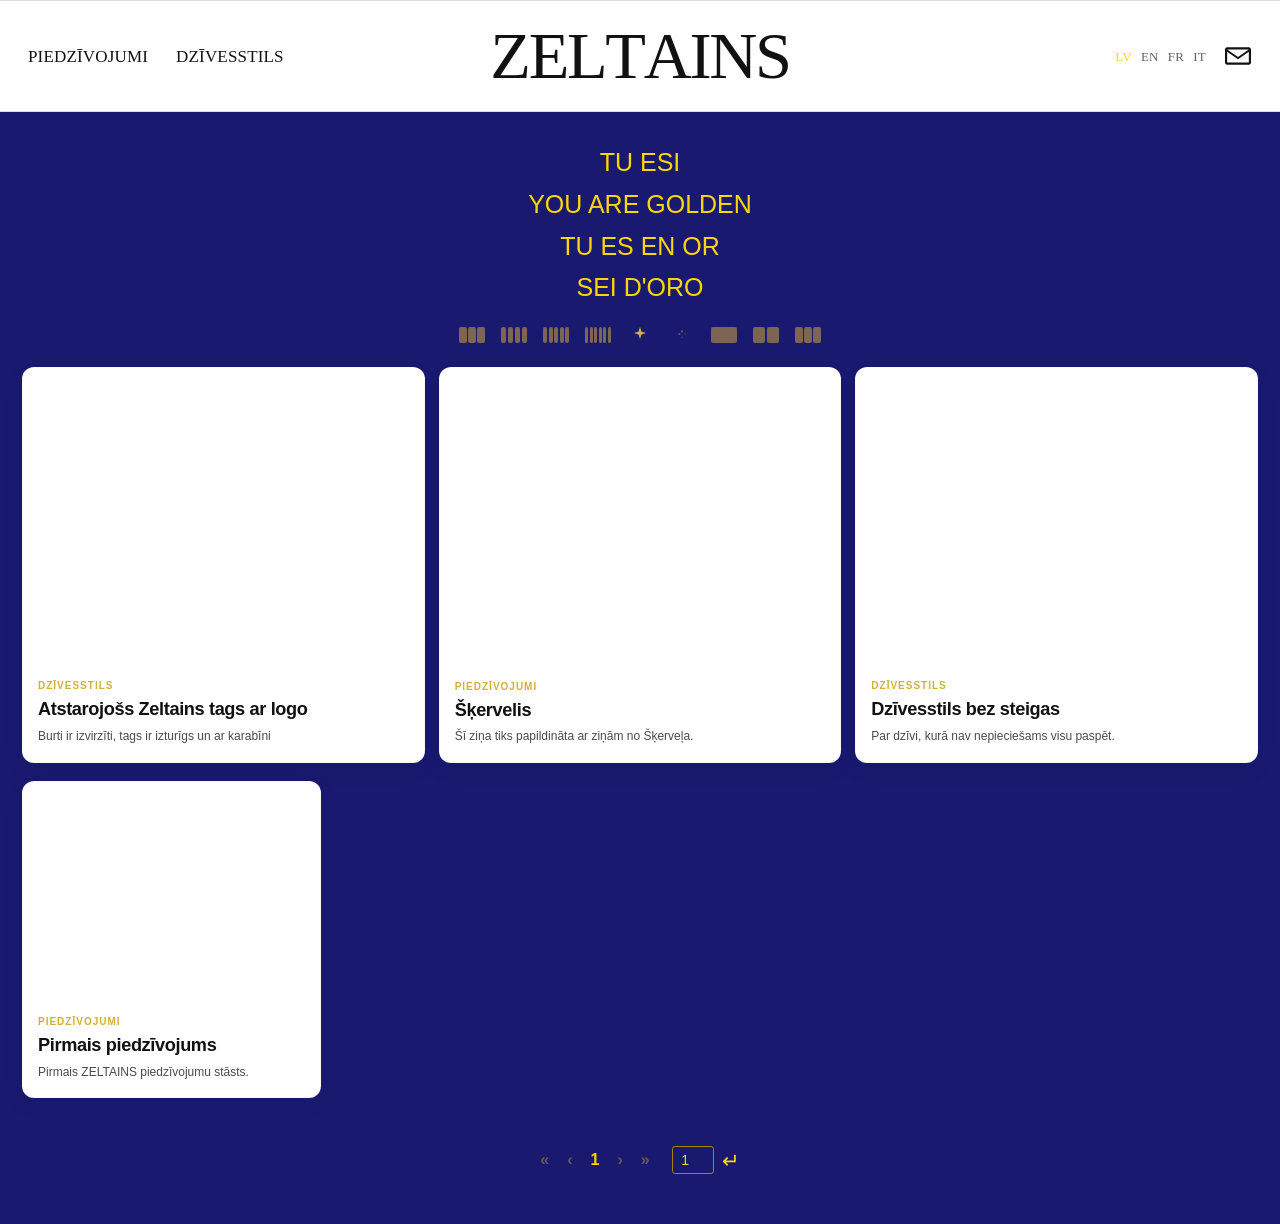
<file: index.html>
<!DOCTYPE html>
<html lang="lv">

<head>

    <meta charset="UTF-8">

    <meta
        name="viewport"
        content="width=device-width, initial-scale=1.0"
    >

    <title>ZELTAINS</title>

    <style>
        html {
            visibility: hidden;
        }

        html.lang-ready {
            visibility: visible;
        }
    </style>

    <link
        rel="stylesheet"
        href="style.css"
    >

    <script
        src="navbar.js"
        defer
    ></script>

    <script
        src="js/cards.js"
        defer
    ></script>

</head>


<body>

    <main>

        <section class="hero-text">

            <p>Tu esi</p>

            <p>You are golden</p>

            <p>Tu es en or</p>

            <p>Sei d'oro</p>

        </section>


        <section
            class="raksti-container"
            data-category="all"
            data-limit="24"
        ></section>

    </main>

<script>
    if (/#(?:invite|recovery)_token=/.test(window.location.hash)) {
        const identityScript = document.createElement("script");
        identityScript.src =
            "https://identity.netlify.com/v1/netlify-identity-widget.js";
        identityScript.onload = function () {
            window.netlifyIdentity.on("init", function () {
                window.netlifyIdentity.open();
            });
        };
        document.head.appendChild(identityScript);
    }
</script>

</body>

</html>
</file>
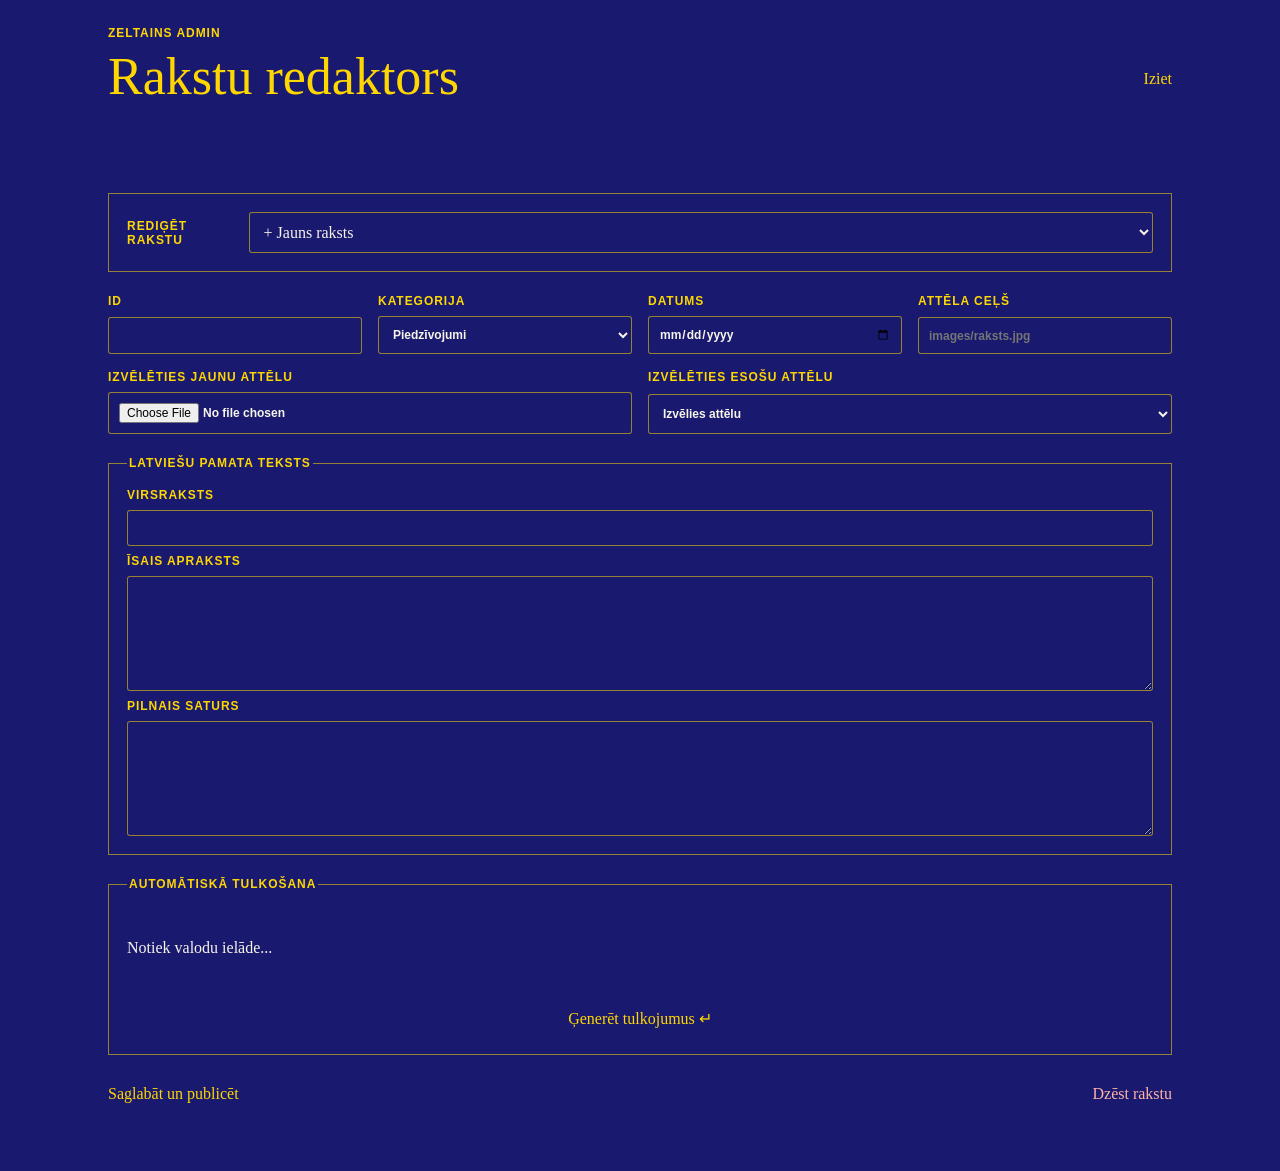
<file: admin/index.html>
<!doctype html>
<html lang="lv">
<head>
    <meta charset="utf-8">
    <meta name="viewport" content="width=device-width, initial-scale=1">
    <meta http-equiv="refresh" content="0; url=editor.html">
    <title>ZELTAINS admin</title>
</head>
<body>
    <p>
        Atver redaktoru:
        <a href="editor.html">Rakstu redaktors</a>
    </p>
</body>
</html>
</file>
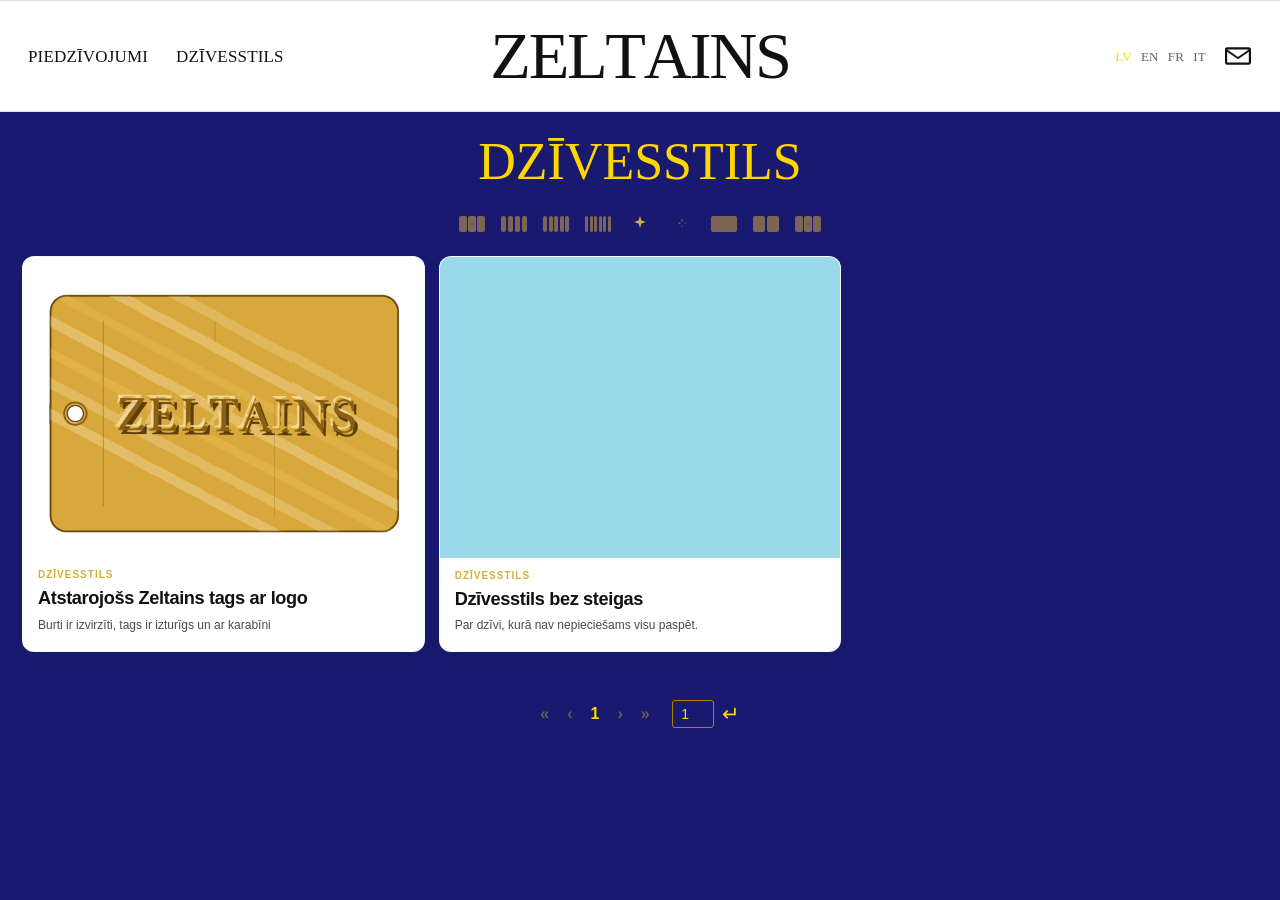
<file: dzivesstils.html>
<!DOCTYPE html>
<html lang="lv">

<head>

    <meta charset="UTF-8">

    <meta
        name="viewport"
        content="width=device-width, initial-scale=1.0"
    >

    <title>Dzīvesstils — ZELTAINS</title>

    <style>
        html {
            visibility: hidden;
        }

        html.lang-ready {
            visibility: visible;
        }
    </style>

    <link
        rel="stylesheet"
        href="style.css"
    >

    <script
        src="navbar.js"
        defer
    ></script>

    <script
        src="js/cards.js"
        defer
    ></script>

</head>


<body data-page="lifestyle">

    <main>

        <section class="page-heading">

            <h1>
                DZĪVESSTILS
            </h1>

        </section>


        <section
            class="raksti-container"
            data-category="dzivesstils"
            data-limit="24"
        ></section>

    </main>

</body>

</html>
</file>
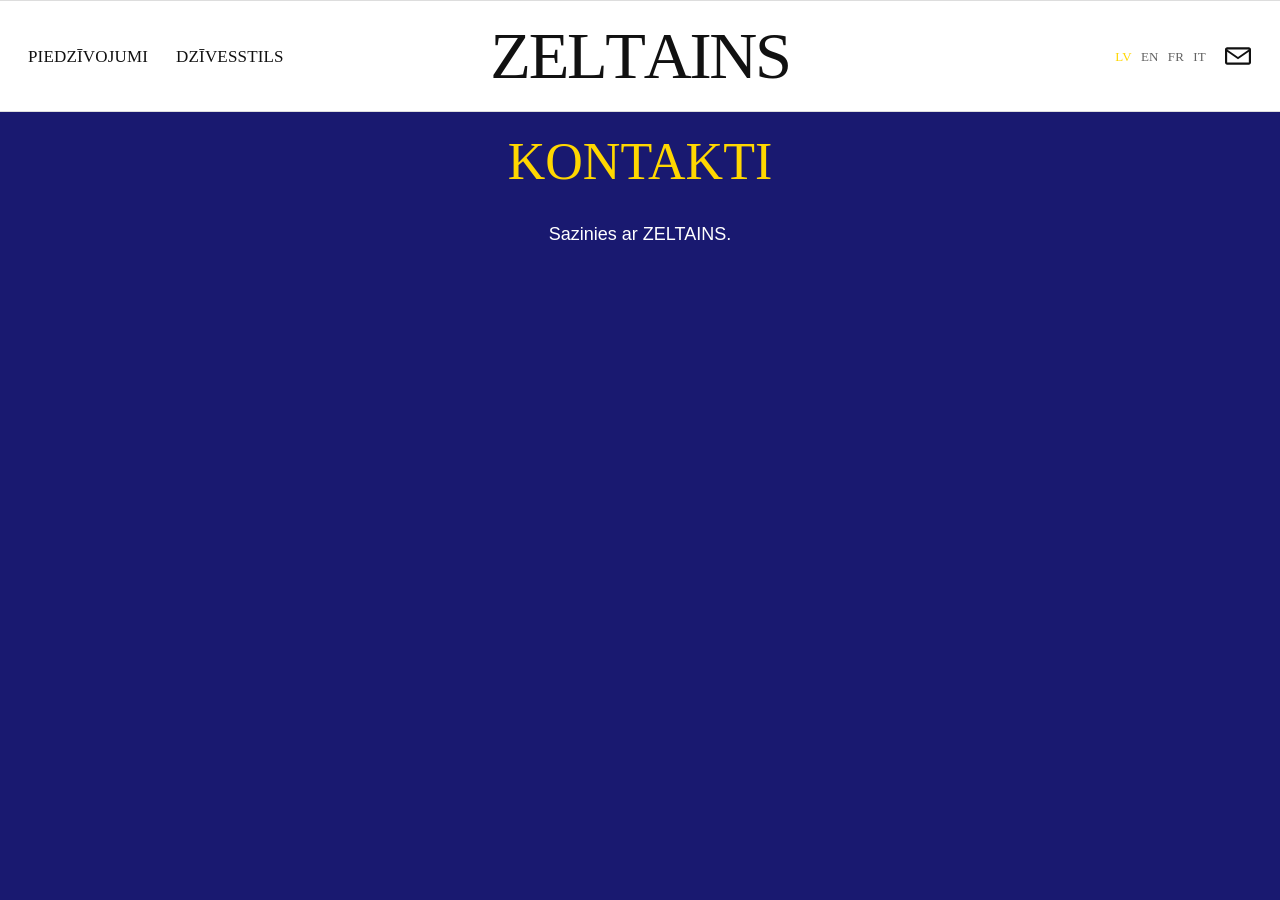
<file: kontakti.html>
<!DOCTYPE html>
<html lang="lv">

<head>

    <meta charset="UTF-8">

    <meta
        name="viewport"
        content="width=device-width, initial-scale=1.0"
    >

    <title>Kontakti — ZELTAINS</title>

    <style>
        html {
            visibility: hidden;
        }

        html.lang-ready {
            visibility: visible;
        }
    </style>

    <link
        rel="stylesheet"
        href="style.css"
    >

    <script
        src="navbar.js"
        defer
    ></script>

</head>


<body data-page="contacts">

    <main>

        <section class="page-heading">

            <h1>
                KONTAKTI
            </h1>

        </section>


        <section class="contacts-content">

            <p>
                Sazinies ar ZELTAINS.
            </p>

        </section>

    </main>

</body>

</html>
</file>
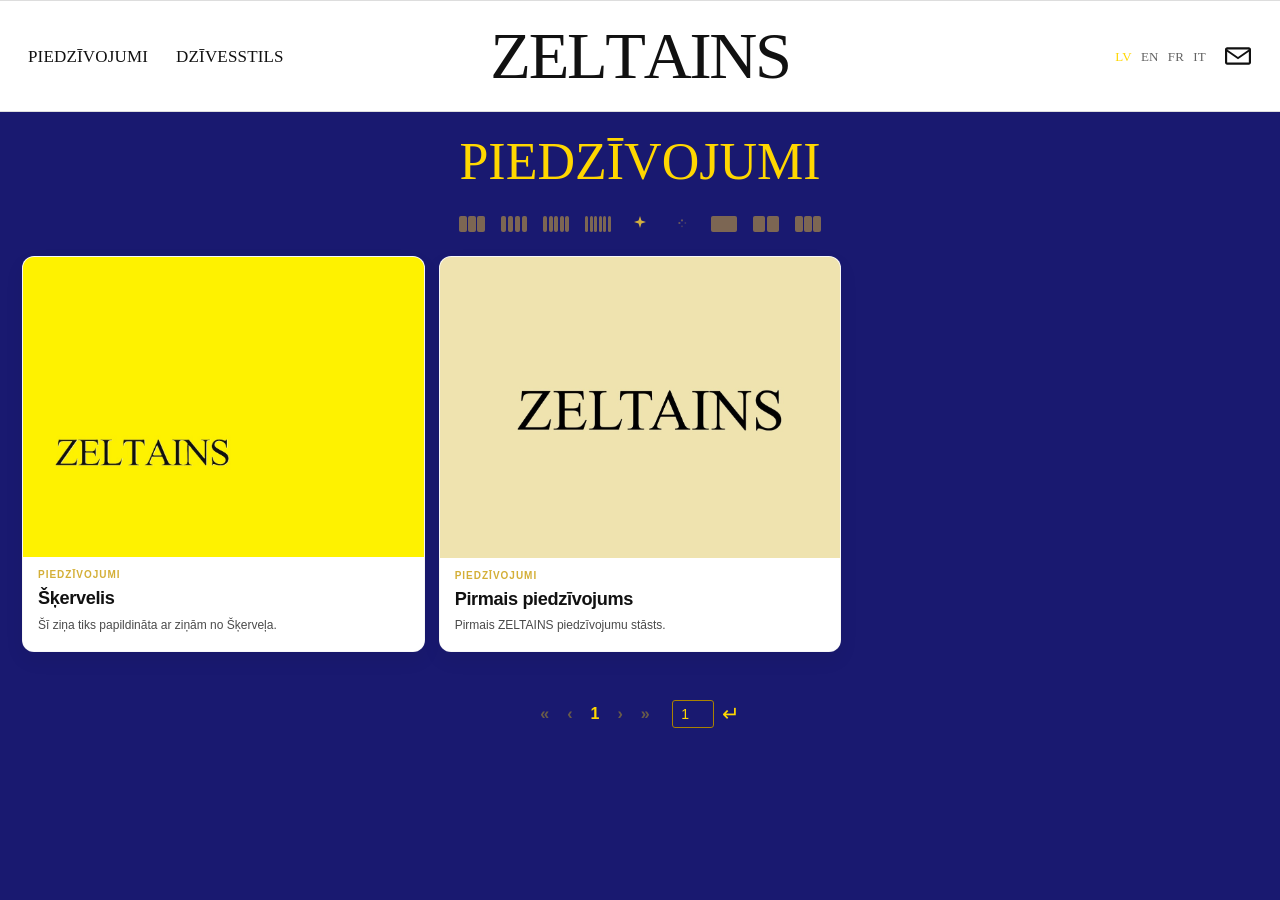
<file: piedzivojumi.html>
<!DOCTYPE html>
<html lang="lv">

<head>

    <meta charset="UTF-8">

    <meta
        name="viewport"
        content="width=device-width, initial-scale=1.0"
    >

    <title>Piedzīvojumi — ZELTAINS</title>

    <style>
        html {
            visibility: hidden;
        }

        html.lang-ready {
            visibility: visible;
        }
    </style>

    <link
        rel="stylesheet"
        href="style.css"
    >

    <script
        src="navbar.js"
        defer
    ></script>

    <script
        src="js/cards.js"
        defer
    ></script>

</head>


<body data-page="adventure">

    <main>

        <section class="page-heading">

            <h1>
                PIEDZĪVOJUMI
            </h1>

        </section>


        <section
            class="raksti-container"
            data-category="piedzivojumi"
            data-limit="24"
        ></section>

    </main>

</body>

</html>
</file>
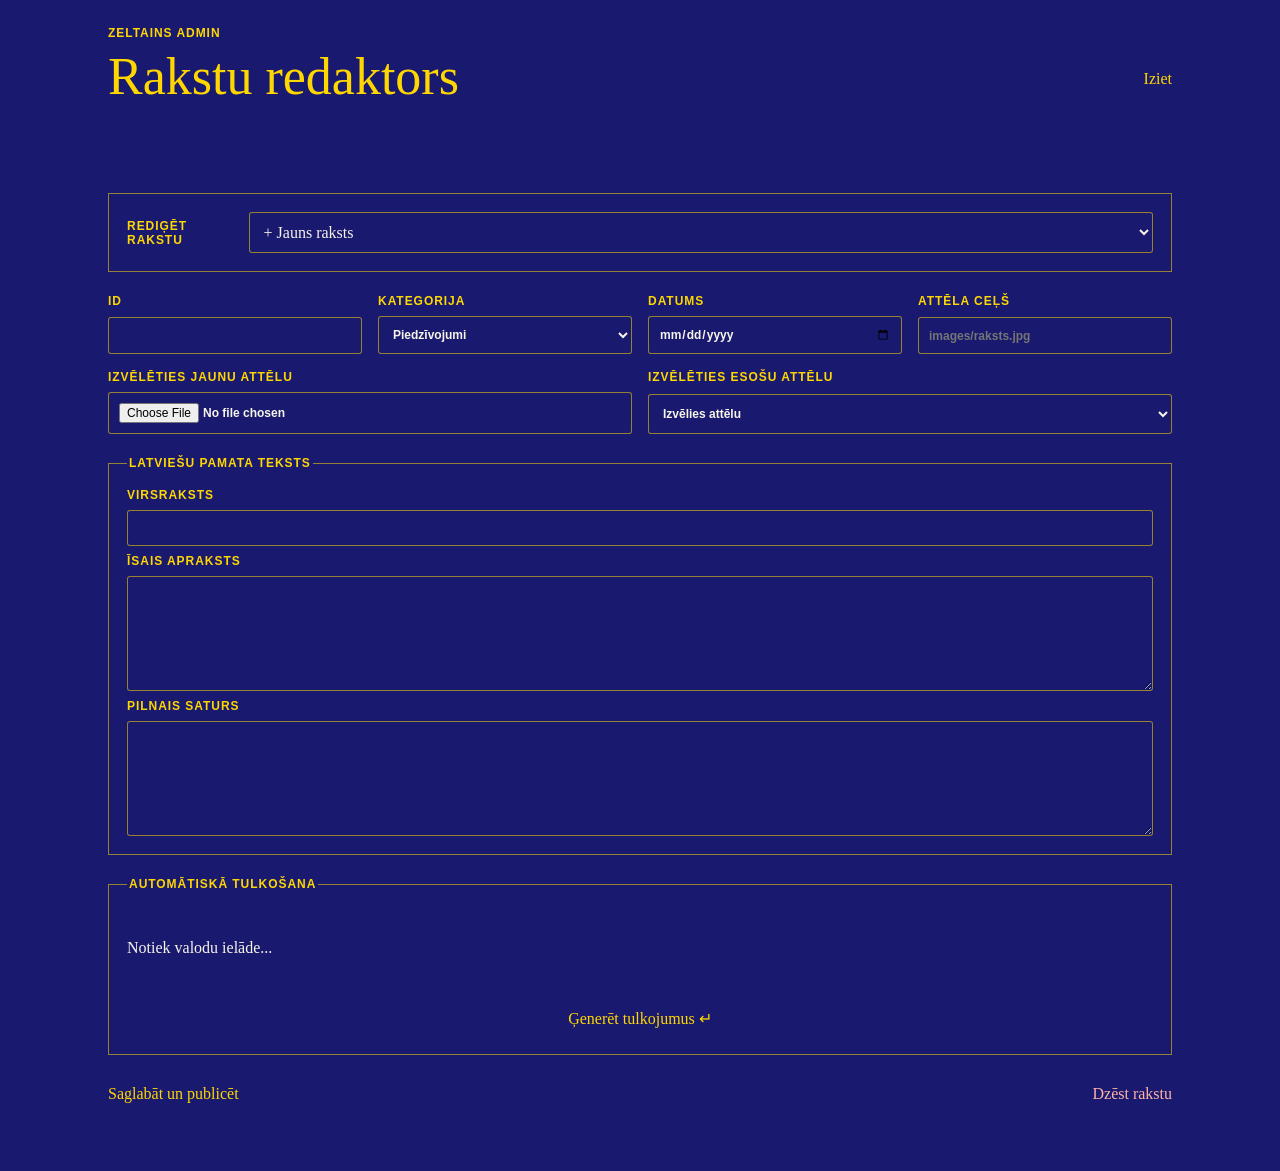
<file: admin/editor.html>
<!doctype html>
<html lang="lv">
<head>
    <meta charset="utf-8">
    <meta name="viewport" content="width=device-width, initial-scale=1">
    <title>Rakstu redaktors - ZELTAINS</title>
    <link rel="stylesheet" href="editor.css">
</head>
<body>
    <main>
        <header class="editor-header">
            <div>
                <p class="eyebrow">ZELTAINS ADMIN</p>
                <h1>Rakstu redaktors</h1>
            </div>
            <button id="logout" type="button" class="text-button">Iziet</button>
        </header>

        <p id="status" class="status" role="status"></p>

        <section class="toolbar" aria-label="Raksta izvēle">
            <label for="article-select">Rediģēt rakstu</label>
            <select id="article-select">
                <option value="new">+ Jauns raksts</option>
            </select>
        </section>

        <form id="article-form">
            <div class="form-grid">
                <label>
                    ID
                    <input id="id" name="id" type="number" min="1" required>
                </label>
                <label>
                    Kategorija
                    <select id="category" name="category" required>
                        <option value="piedzivojumi">Piedzīvojumi</option>
                        <option value="dzivesstils">Dzīvesstils</option>
                    </select>
                </label>
                <label>
                    Datums
                    <input id="date" name="date" type="date" required>
                </label>
                <label>
                    Attēla ceļš
                    <input id="image" name="image" type="text" placeholder="images/raksts.jpg" required>
                </label>
                <label>
                    Izvēlēties jaunu attēlu
                    <input id="image-file" type="file" accept="image/jpeg,image/png,image/webp,image/gif">
                </label>
                <label>
                    Izvēlēties esošu attēlu
                    <select id="existing-image">
                        <option value="">Izvēlies attēlu</option>
                    </select>
                </label>
            </div>

            <fieldset>
                <legend>Latviešu pamata teksts</legend>
                <label>
                    Virsraksts
                    <input id="lv-title" type="text" maxlength="1000" required>
                </label>
                <label>
                    Īsais apraksts
                    <textarea id="lv-excerpt" maxlength="5000" required></textarea>
                </label>
                <label>
                    Pilnais saturs
                    <textarea id="lv-content" maxlength="20000" required></textarea>
                </label>
            </fieldset>

            <fieldset>
                <legend>Automātiskā tulkošana</legend>
                <div id="language-list" class="language-list">
                    <p>Notiek valodu ielāde...</p>
                </div>
                <button id="translate" type="button" class="action-button">Ģenerēt tulkojumus ↵</button>
            </fieldset>

            <section id="translations" class="translations"></section>

            <div class="actions">
                <button id="save" type="submit" class="action-button">Saglabāt un publicēt</button>
                <button id="delete" type="button" class="text-button danger">Dzēst rakstu</button>
            </div>
        </form>
    </main>

    <script src="https://identity.netlify.com/v1/netlify-identity-widget.js"></script>
    <script src="editor.js"></script>
</body>
</html>
</file>
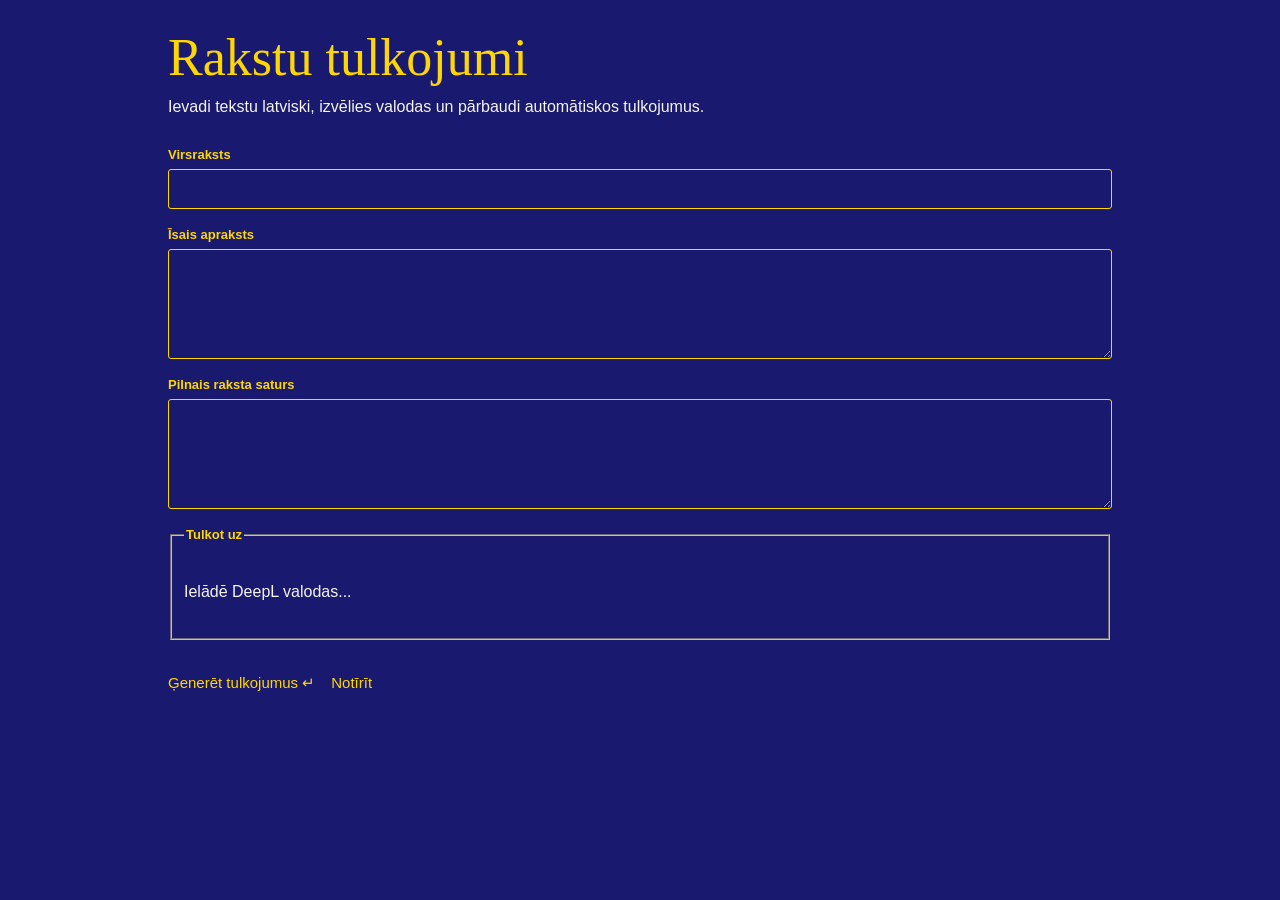
<file: admin/translate.html>
<!doctype html>
<html lang="lv">
<head>
    <meta charset="utf-8">
    <meta name="viewport" content="width=device-width, initial-scale=1">
    <title>Tulkojumi - ZELTAINS</title>
    <style>
        :root {
            color-scheme: dark;
            --blue: #191970;
            --gold: #ffd700;
            --ink: #f7f4e8;
        }

        * {
            box-sizing: border-box;
        }

        body {
            margin: 0;
            min-height: 100vh;
            background: var(--blue);
            color: var(--ink);
            font-family: Georgia, "Times New Roman", serif;
        }

        main {
            width: min(980px, 100%);
            margin: 0 auto;
            padding: 28px 18px 60px;
        }

        h1 {
            margin: 0 0 8px;
            color: var(--gold);
            font-size: clamp(30px, 6vw, 52px);
            font-weight: normal;
        }

        .intro,
        .status {
            font-family: Arial, sans-serif;
            line-height: 1.5;
        }

        .intro {
            margin: 0 0 28px;
        }

        .field {
            display: grid;
            gap: 7px;
            margin-top: 18px;
        }

        label,
        legend {
            color: var(--gold);
            font-family: Arial, sans-serif;
            font-size: 13px;
            font-weight: bold;
        }

        input,
        textarea,
        select,
        button {
            font: inherit;
        }

        input,
        textarea,
        select {
            width: 100%;
            border: 1px solid var(--gold);
            border-radius: 3px;
            background: var(--blue);
            color: var(--ink);
            padding: 10px 11px;
        }

        textarea {
            min-height: 110px;
            resize: vertical;
        }

        .targets {
            display: grid;
            grid-template-columns: repeat(auto-fit, minmax(140px, 1fr));
            gap: 9px 16px;
            margin: 12px 0 24px;
        }

        .target {
            display: flex;
            align-items: center;
            gap: 8px;
            color: var(--ink);
            font-family: Arial, sans-serif;
            font-size: 14px;
            font-weight: normal;
        }

        .target input {
            width: auto;
            accent-color: var(--gold);
        }

        .actions {
            display: flex;
            flex-wrap: wrap;
            gap: 16px;
            margin-top: 26px;
        }

        button {
            border: 0;
            background: transparent;
            color: var(--gold);
            cursor: pointer;
            font-family: Arial, sans-serif;
            font-size: 15px;
            padding: 8px 0;
        }

        button:hover,
        button:focus-visible {
            color: white;
        }

        button:disabled {
            cursor: wait;
            opacity: .5;
        }

        .results {
            display: grid;
            gap: 24px;
            margin-top: 34px;
        }

        .result {
            border-top: 1px solid rgba(255, 215, 0, .6);
            padding-top: 18px;
        }

        .result h2 {
            margin: 0;
            color: var(--gold);
            font-size: 25px;
            font-weight: normal;
        }

        .status {
            min-height: 24px;
            margin: 20px 0 0;
        }

        .error {
            color: #ffb4a8;
        }
    </style>
</head>
<body>
    <main>
        <h1>Rakstu tulkojumi</h1>
        <p class="intro">Ievadi tekstu latviski, izvēlies valodas un pārbaudi automātiskos tulkojumus.</p>

        <form id="translation-form">
            <div class="field">
                <label for="title">Virsraksts</label>
                <input id="title" name="title" required maxlength="1000">
            </div>

            <div class="field">
                <label for="excerpt">Īsais apraksts</label>
                <textarea id="excerpt" name="excerpt" required maxlength="5000"></textarea>
            </div>

            <div class="field">
                <label for="content">Pilnais raksta saturs</label>
                <textarea id="content" name="content" required maxlength="20000"></textarea>
            </div>

            <fieldset class="field">
                <legend>Tulkot uz</legend>
                <div id="targets" class="targets">
                    <p class="status">Ielādē DeepL valodas...</p>
                </div>
            </fieldset>

            <div class="actions">
                <button id="translate" type="submit">Ģenerēt tulkojumus ↵</button>
                <button id="clear" type="button">Notīrīt</button>
            </div>
            <p id="status" class="status" role="status"></p>
        </form>

        <section id="results" class="results" aria-live="polite"></section>
    </main>

    <script src="https://identity.netlify.com/v1/netlify-identity-widget.js"></script>
    <script src="translate.js"></script>
</body>
</html>
</file>
<file: style.css>
/* =========================================================
   ZELTAINS — GLOBAL STYLE
   ========================================================= */

@import url("css/base.css");
@import url("css/header.css");
@import url("css/cards.css");
@import url("css/pages.css");
@import url("css/contacts.css");
@import url("css/responsive.css");
</file>
<file: admin/editor.css>
* {
    box-sizing: border-box;
}

:root {
    --blue: #191970;
    --gold: #ffd700;
    --text: #f7f4e8;
    --line: rgba(255, 215, 0, .55);
}

body {
    margin: 0;
    min-height: 100vh;
    background: var(--blue);
    color: var(--text);
    font-family: Georgia, "Times New Roman", serif;
}

main {
    width: min(1100px, 100%);
    margin: 0 auto;
    padding: 26px 18px 60px;
}

.editor-header,
.toolbar,
.form-grid,
.actions,
.language-list {
    display: flex;
    gap: 16px;
}

.editor-header,
.toolbar,
.actions {
    align-items: center;
    justify-content: space-between;
}

.eyebrow,
label,
legend {
    color: var(--gold);
    font-family: Arial, sans-serif;
    font-size: 12px;
    font-weight: bold;
    letter-spacing: .08em;
    text-transform: uppercase;
}

.eyebrow {
    margin: 0 0 7px;
}

h1 {
    margin: 0 0 25px;
    color: var(--gold);
    font-size: clamp(30px, 6vw, 52px);
    font-weight: normal;
}

.status {
    min-height: 24px;
    font-family: Arial, sans-serif;
    line-height: 1.5;
}

label,
fieldset {
    display: grid;
    gap: 8px;
}

.toolbar,
fieldset {
    margin: 22px 0;
    padding: 18px;
    border: 1px solid var(--line);
}

.form-grid {
    flex-wrap: wrap;
}

.form-grid label {
    flex: 1 1 210px;
}

input,
textarea,
select,
button {
    font: inherit;
}

input,
textarea,
select {
    width: 100%;
    border: 1px solid var(--line);
    border-radius: 3px;
    background: var(--blue);
    color: var(--text);
    padding: 10px;
}

textarea {
    min-height: 115px;
    resize: vertical;
}

.language-list {
    flex-wrap: wrap;
    margin: 14px 0 20px;
}

.language-list label {
    display: flex;
    align-items: center;
    gap: 7px;
    font-weight: normal;
    letter-spacing: 0;
    text-transform: none;
}

.language-list input {
    width: auto;
    accent-color: var(--gold);
}

.translation {
    border-top: 1px solid var(--line);
}

button {
    border: 0;
    background: transparent;
    color: var(--gold);
    cursor: pointer;
    padding: 8px 0;
}

button:hover,
button:focus-visible {
    color: white;
}

.danger {
    color: #ffb4a8;
}

@media (max-width: 600px) {
    .editor-header,
    .toolbar,
    .actions {
        align-items: flex-start;
        flex-direction: column;
    }
}
</file>
